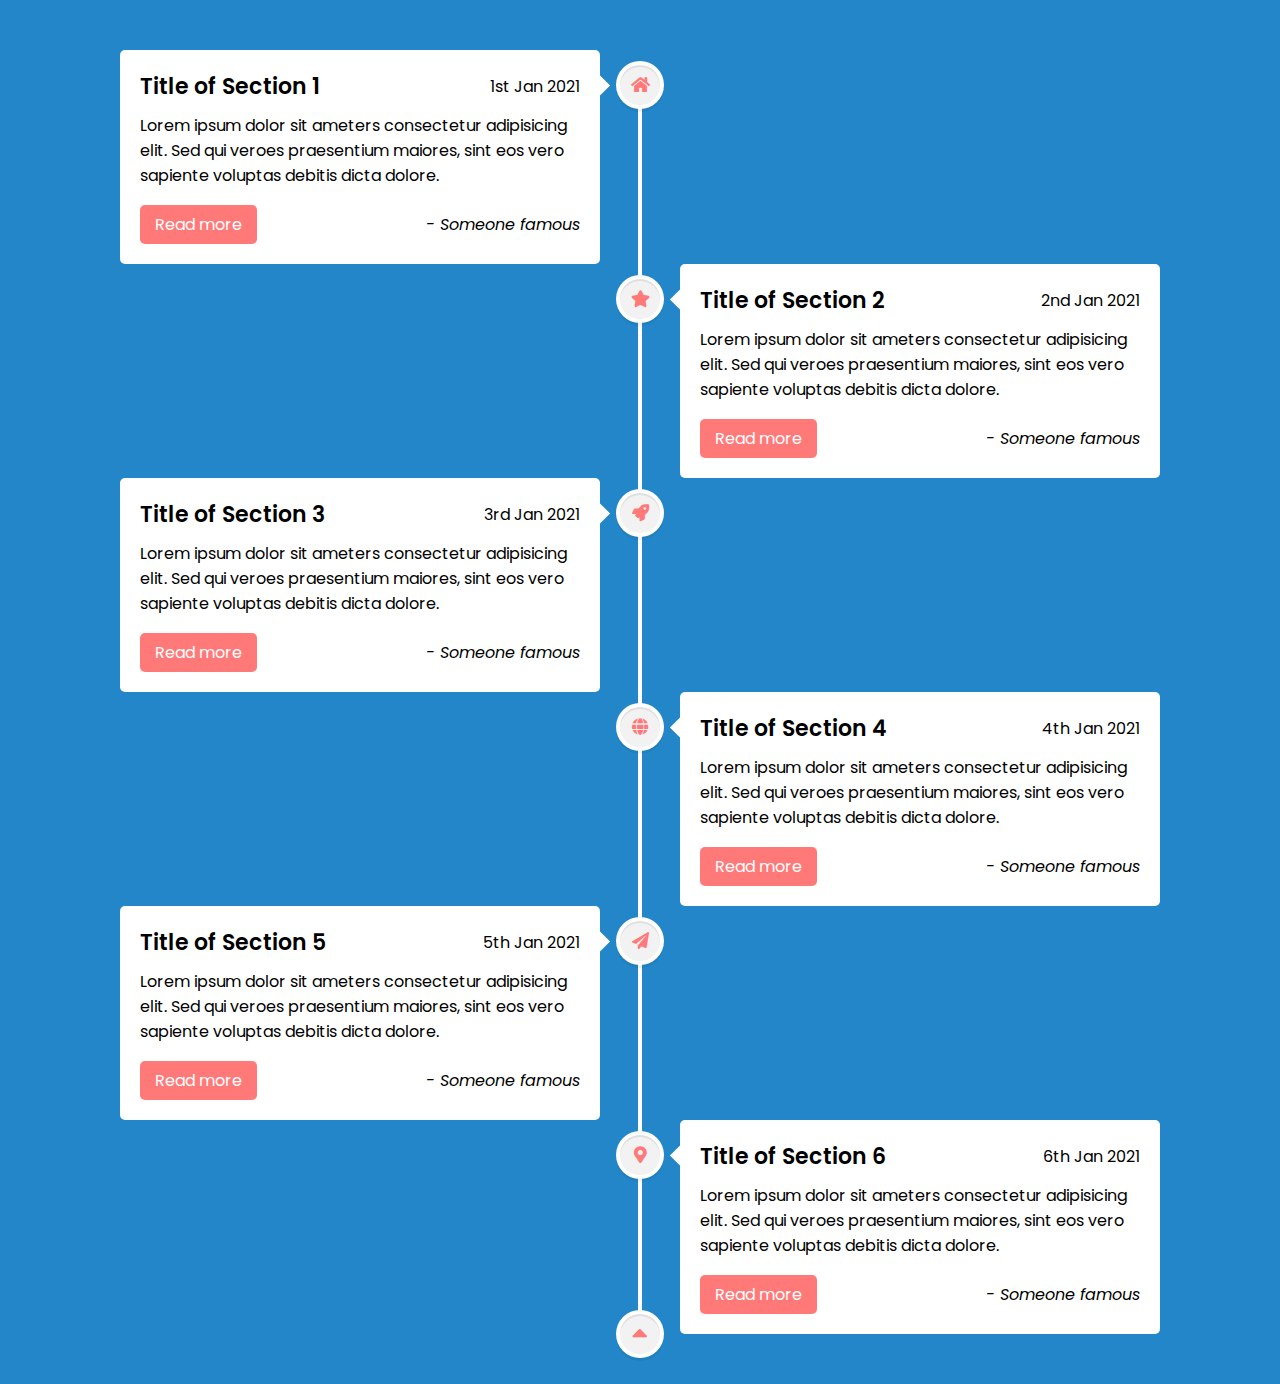
<file: dev.html>
<!DOCTYPE html>
<!-- Created By CodingNepal - www.codingnepalweb.com -->
<html lang="en">
<head>
    <meta charset="UTF-8">
    <title>Responsive Timeline Design | CodingNepal</title>
    <meta name="viewport" content="width=device-width, initial-scale=1.0">
    <link rel="stylesheet" href="https://cdnjs.cloudflare.com/ajax/libs/font-awesome/5.15.3/css/all.min.css"/>
</head>
<body>
  <div class="wrapper">
    <div class="center-line">
      <a href="#" class="scroll-icon"><i class="fas fa-caret-up"></i></a>
    </div>
    <div class="row row-1">
      <section>
        <i class="icon fas fa-home"></i>
        <div class="details">
          <span class="title">Title of Section 1</span>
          <span>1st Jan 2021</span>
        </div>
        <p>Lorem ipsum dolor sit ameters consectetur adipisicing elit. Sed qui veroes praesentium maiores, sint eos vero sapiente voluptas debitis dicta dolore.</p>
        <div class="bottom">
          <a href="#">Read more</a>
          <i>- Someone famous</i>
        </div>
      </section>
    </div>
    <div class="row row-2">
      <section>
        <i class="icon fas fa-star"></i>
        <div class="details">
          <span class="title">Title of Section 2</span>
          <span>2nd Jan 2021</span>
        </div>
        <p>Lorem ipsum dolor sit ameters consectetur adipisicing elit. Sed qui veroes praesentium maiores, sint eos vero sapiente voluptas debitis dicta dolore.</p>
        <div class="bottom">
          <a href="#">Read more</a>
          <i>- Someone famous</i>
        </div>
      </section>
    </div>
    <div class="row row-1">
      <section>
        <i class="icon fas fa-rocket"></i>
        <div class="details">
          <span class="title">Title of Section 3</span>
          <span>3rd Jan 2021</span>
        </div>
        <p>Lorem ipsum dolor sit ameters consectetur adipisicing elit. Sed qui veroes praesentium maiores, sint eos vero sapiente voluptas debitis dicta dolore.</p>
        <div class="bottom">
          <a href="#">Read more</a>
          <i>- Someone famous</i>
        </div>
      </section>
    </div>
    <div class="row row-2">
      <section>
        <i class="icon fas fa-globe"></i>
        <div class="details">
          <span class="title">Title of Section 4</span>
          <span>4th Jan 2021</span>
        </div>
        <p>Lorem ipsum dolor sit ameters consectetur adipisicing elit. Sed qui veroes praesentium maiores, sint eos vero sapiente voluptas debitis dicta dolore.</p>
        <div class="bottom">
          <a href="#">Read more</a>
          <i>- Someone famous</i>
        </div>
      </section>
    </div>
    <div class="row row-1">
      <section>
        <i class="icon fas fa-paper-plane"></i>
        <div class="details">
          <span class="title">Title of Section 5</span>
          <span>5th Jan 2021</span>
        </div>
        <p>Lorem ipsum dolor sit ameters consectetur adipisicing elit. Sed qui veroes praesentium maiores, sint eos vero sapiente voluptas debitis dicta dolore.</p>
        <div class="bottom">
          <a href="#">Read more</a>
          <i>- Someone famous</i>
        </div>
      </section>
    </div>
    <div class="row row-2">
      <section>
        <i class="icon fas fa-map-marker-alt"></i>
        <div class="details">
          <span class="title">Title of Section 6</span>
          <span>6th Jan 2021</span>
        </div>
        <p>Lorem ipsum dolor sit ameters consectetur adipisicing elit. Sed qui veroes praesentium maiores, sint eos vero sapiente voluptas debitis dicta dolore.</p>
        <div class="bottom">
          <a href="#">Read more</a>
          <i>- Someone famous</i>
        </div>
      </section>
    </div>
  </div>


  <style>
@import url('https://fonts.googleapis.com/css2?family=Poppins:wght@200;300;400;500;600;700&display=swap');
*{
  margin: 0;
  padding: 0;
  box-sizing: border-box;
  font-family: "Poppins", sans-serif;
}
html{
  scroll-behavior: smooth;
}
body{
  background:#2386c8 ;
}
::selection{
  color: #fff;
  background: #ff7979;
}
.wrapper{
  max-width: 1080px;
  margin: 50px auto;
  padding: 0 20px;
  position: relative;
}
.wrapper .center-line{
  position: absolute;
  height: 100%;
  width: 4px;
  background: #fff;
  left: 50%;
  top: 20px;
  transform: translateX(-50%);
}
.wrapper .row{
  display: flex;
}
.wrapper .row-1{
  justify-content: flex-start;
}
.wrapper .row-2{
  justify-content: flex-end;
}
.wrapper .row section{
  background: #fff;
  border-radius: 5px;
  width: calc(50% - 40px);
  padding: 20px;
  position: relative;
}
.wrapper .row section::before{
  position: absolute;
  content: "";
  height: 15px;
  width: 15px;
  background: #fff;
  top: 28px;
  z-index: -1;
  transform: rotate(45deg);
}
.row-1 section::before{
  right: -7px;
}
.row-2 section::before{
  left: -7px;
}
.row section .icon,
.center-line .scroll-icon{
  position: absolute;
  background: #f2f2f2;
  height: 40px;
  width: 40px;
  text-align: center;
  line-height: 40px;
  border-radius: 50%;
  color: #ff7979;
  font-size: 17px;
  box-shadow: 0 0 0 4px #fff, inset 0 2px 0 rgba(0,0,0,0.08), 0 3px 0 4px rgba(0,0,0,0.05);
}
.center-line .scroll-icon{
  bottom: 0px;
  left: 50%;
  font-size: 25px;
  transform: translateX(-50%);
}
.row-1 section .icon{
  top: 15px;
  right: -60px;
}
.row-2 section .icon{
  top: 15px;
  left: -60px;
}
.row section .details,
.row section .bottom{
  display: flex;
  align-items: center;
  justify-content: space-between;
}
.row section .details .title{
  font-size: 22px;
  font-weight: 600;
}
.row section p{
  margin: 10px 0 17px 0;
}
.row section .bottom a{
  text-decoration: none;
  background: #ff7979;
  color: #fff;
  padding: 7px 15px;
  border-radius: 5px;
  /* font-size: 17px; */
  font-weight: 400;
  transition: all 0.3s ease;
}
.row section .bottom a:hover{
  transform: scale(0.97);
}
@media(max-width: 790px){
  .wrapper .center-line{
    left: 40px;
  }
  .wrapper .row{
    margin: 30px 0 3px 60px;
  }
  .wrapper .row section{
    width: 100%;
  }
  .row-1 section::before{
    left: -7px;
  }
  .row-1 section .icon{
    left: -60px;
  }
}
@media(max-width: 440px){
  .wrapper .center-line,
  .row section::before,
  .row section .icon{
    display: none;
  }
  .wrapper .row{
    margin: 10px 0;
  }
}

  </style>
</body>
</html>
</file>
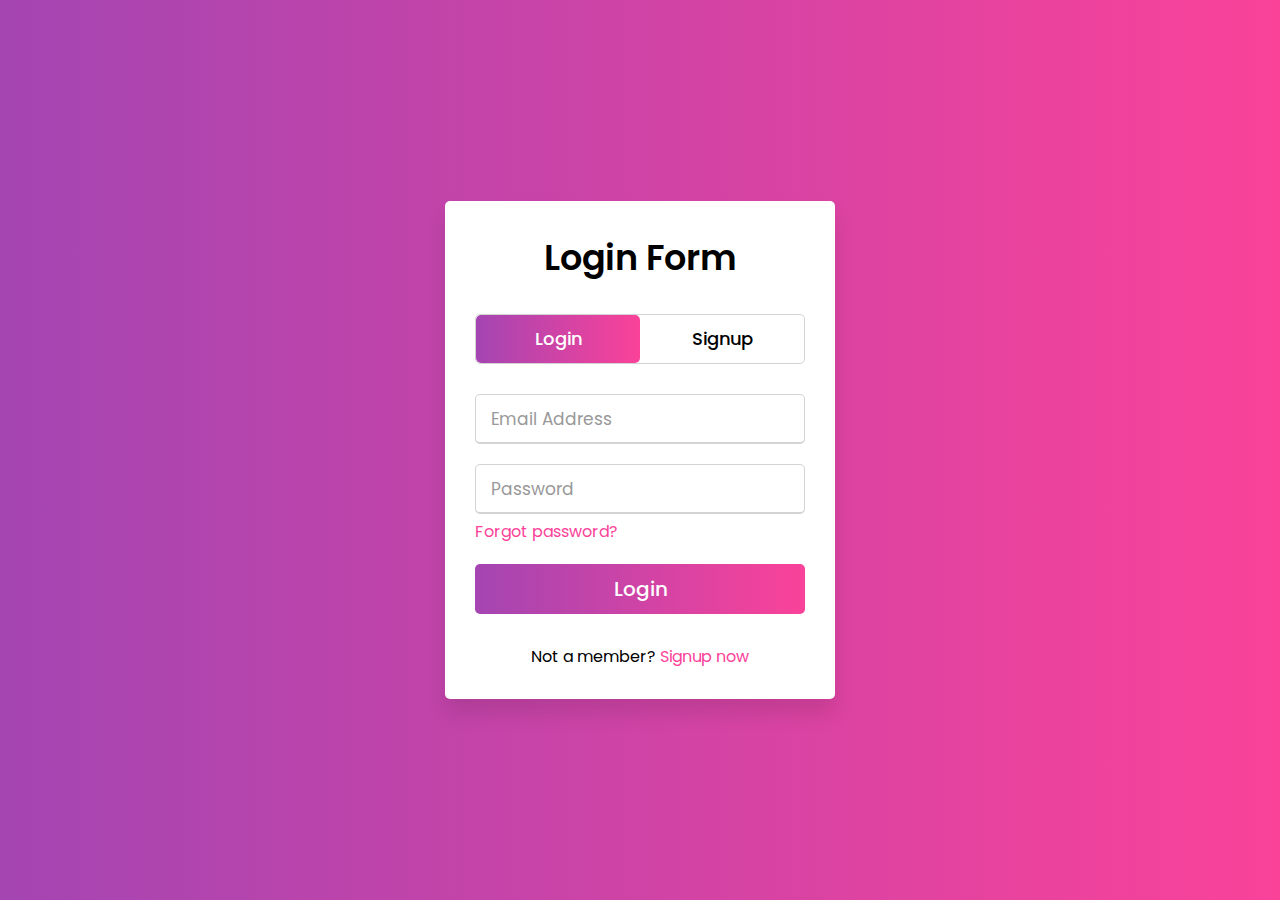
<file: login.html>
<!DOCTYPE html>
<!-- Created By CodingNepal -->
<html lang="en" dir="ltr">
   <head>
      <meta charset="utf-8">
      <title>Login and Registration Form in HTML | CodingNepal</title>
      <meta name="viewport" content="width=device-width, initial-scale=1.0">
   </head>
   <body>
      <div class="wrapper">
         <div class="title-text">
            <div class="title login">
               Login Form
            </div>
            <div class="title signup">
               Signup Form
            </div>
         </div>
         <div class="form-container">
            <div class="slide-controls">
               <input type="radio" name="slide" id="login" checked>
               <input type="radio" name="slide" id="signup">
               <label for="login" class="slide login">Login</label>
               <label for="signup" class="slide signup">Signup</label>
               <div class="slider-tab"></div>
            </div>
            <div class="form-inner">
               <form action="#" class="login">
                  <div class="field">
                     <input type="text" placeholder="Email Address" required>
                  </div>
                  <div class="field">
                     <input type="password" placeholder="Password" required>
                  </div>
                  <div class="pass-link">
                     <a href="#">Forgot password?</a>
                  </div>
                  <div class="field btn">
                     <div class="btn-layer"></div>
                     <input type="submit" value="Login">
                  </div>
                  <div class="signup-link">
                     Not a member? <a href="">Signup now</a>
                  </div>
               </form>
               <form action="#" class="signup">
                  <div class="field">
                     <input type="text" placeholder="Email Address" required>
                  </div>
                  <div class="field">
                     <input type="password" placeholder="Password" required>
                  </div>
                  <div class="field">
                     <input type="password" placeholder="Confirm password" required>
                  </div>
                  <div class="field btn">
                     <div class="btn-layer"></div>
                     <input type="submit" value="Signup">
                  </div>
               </form>
            </div>
         </div>
      </div>
      <script>
         const loginText = document.querySelector(".title-text .login");
         const loginForm = document.querySelector("form.login");
         const loginBtn = document.querySelector("label.login");
         const signupBtn = document.querySelector("label.signup");
         const signupLink = document.querySelector("form .signup-link a");
         signupBtn.onclick = (()=>{
           loginForm.style.marginLeft = "-50%";
           loginText.style.marginLeft = "-50%";
         });
         loginBtn.onclick = (()=>{
           loginForm.style.marginLeft = "0%";
           loginText.style.marginLeft = "0%";
         });
         signupLink.onclick = (()=>{
           signupBtn.click();
           return false;
         });
      </script>
      <style>

@import url('https://fonts.googleapis.com/css?family=Poppins:400,500,600,700&display=swap');
*{
  margin: 0;
  padding: 0;
  box-sizing: border-box;
  font-family: 'Poppins', sans-serif;
}
html,body{
  display: grid;
  height: 100%;
  width: 100%;
  place-items: center;
  background: -webkit-linear-gradient(left, #a445b2, #fa4299);
}
::selection{
  background: #fa4299;
  color: #fff;
}
.wrapper{
  overflow: hidden;
  max-width: 390px;
  background: #fff;
  padding: 30px;
  border-radius: 5px;
  box-shadow: 0px 15px 20px rgba(0,0,0,0.1);
}
.wrapper .title-text{
  display: flex;
  width: 200%;
}
.wrapper .title{
  width: 50%;
  font-size: 35px;
  font-weight: 600;
  text-align: center;
  transition: all 0.6s cubic-bezier(0.68,-0.55,0.265,1.55);
}
.wrapper .slide-controls{
  position: relative;
  display: flex;
  height: 50px;
  width: 100%;
  overflow: hidden;
  margin: 30px 0 10px 0;
  justify-content: space-between;
  border: 1px solid lightgrey;
  border-radius: 5px;
}
.slide-controls .slide{
  height: 100%;
  width: 100%;
  color: #fff;
  font-size: 18px;
  font-weight: 500;
  text-align: center;
  line-height: 48px;
  cursor: pointer;
  z-index: 1;
  transition: all 0.6s ease;
}
.slide-controls label.signup{
  color: #000;
}
.slide-controls .slider-tab{
  position: absolute;
  height: 100%;
  width: 50%;
  left: 0;
  z-index: 0;
  border-radius: 5px;
  background: -webkit-linear-gradient(left, #a445b2, #fa4299);
  transition: all 0.6s cubic-bezier(0.68,-0.55,0.265,1.55);
}
input[type="radio"]{
  display: none;
}
#signup:checked ~ .slider-tab{
  left: 50%;
}
#signup:checked ~ label.signup{
  color: #fff;
  cursor: default;
  user-select: none;
}
#signup:checked ~ label.login{
  color: #000;
}
#login:checked ~ label.signup{
  color: #000;
}
#login:checked ~ label.login{
  cursor: default;
  user-select: none;
}
.wrapper .form-container{
  width: 100%;
  overflow: hidden;
}
.form-container .form-inner{
  display: flex;
  width: 200%;
}
.form-container .form-inner form{
  width: 50%;
  transition: all 0.6s cubic-bezier(0.68,-0.55,0.265,1.55);
}
.form-inner form .field{
  height: 50px;
  width: 100%;
  margin-top: 20px;
}
.form-inner form .field input{
  height: 100%;
  width: 100%;
  outline: none;
  padding-left: 15px;
  border-radius: 5px;
  border: 1px solid lightgrey;
  border-bottom-width: 2px;
  font-size: 17px;
  transition: all 0.3s ease;
}
.form-inner form .field input:focus{
  border-color: #fc83bb;
  /* box-shadow: inset 0 0 3px #fb6aae; */
}
.form-inner form .field input::placeholder{
  color: #999;
  transition: all 0.3s ease;
}
form .field input:focus::placeholder{
  color: #b3b3b3;
}
.form-inner form .pass-link{
  margin-top: 5px;
}
.form-inner form .signup-link{
  text-align: center;
  margin-top: 30px;
}
.form-inner form .pass-link a,
.form-inner form .signup-link a{
  color: #fa4299;
  text-decoration: none;
}
.form-inner form .pass-link a:hover,
.form-inner form .signup-link a:hover{
  text-decoration: underline;
}
form .btn{
  height: 50px;
  width: 100%;
  border-radius: 5px;
  position: relative;
  overflow: hidden;
}
form .btn .btn-layer{
  height: 100%;
  width: 300%;
  position: absolute;
  left: -100%;
  background: -webkit-linear-gradient(right, #a445b2, #fa4299, #a445b2, #fa4299);
  border-radius: 5px;
  transition: all 0.4s ease;;
}
form .btn:hover .btn-layer{
  left: 0;
}
form .btn input[type="submit"]{
  height: 100%;
  width: 100%;
  z-index: 1;
  position: relative;
  background: none;
  border: none;
  color: #fff;
  padding-left: 0;
  border-radius: 5px;
  font-size: 20px;
  font-weight: 500;
  cursor: pointer;
}

      </style>
   </body>
</html>
</file>
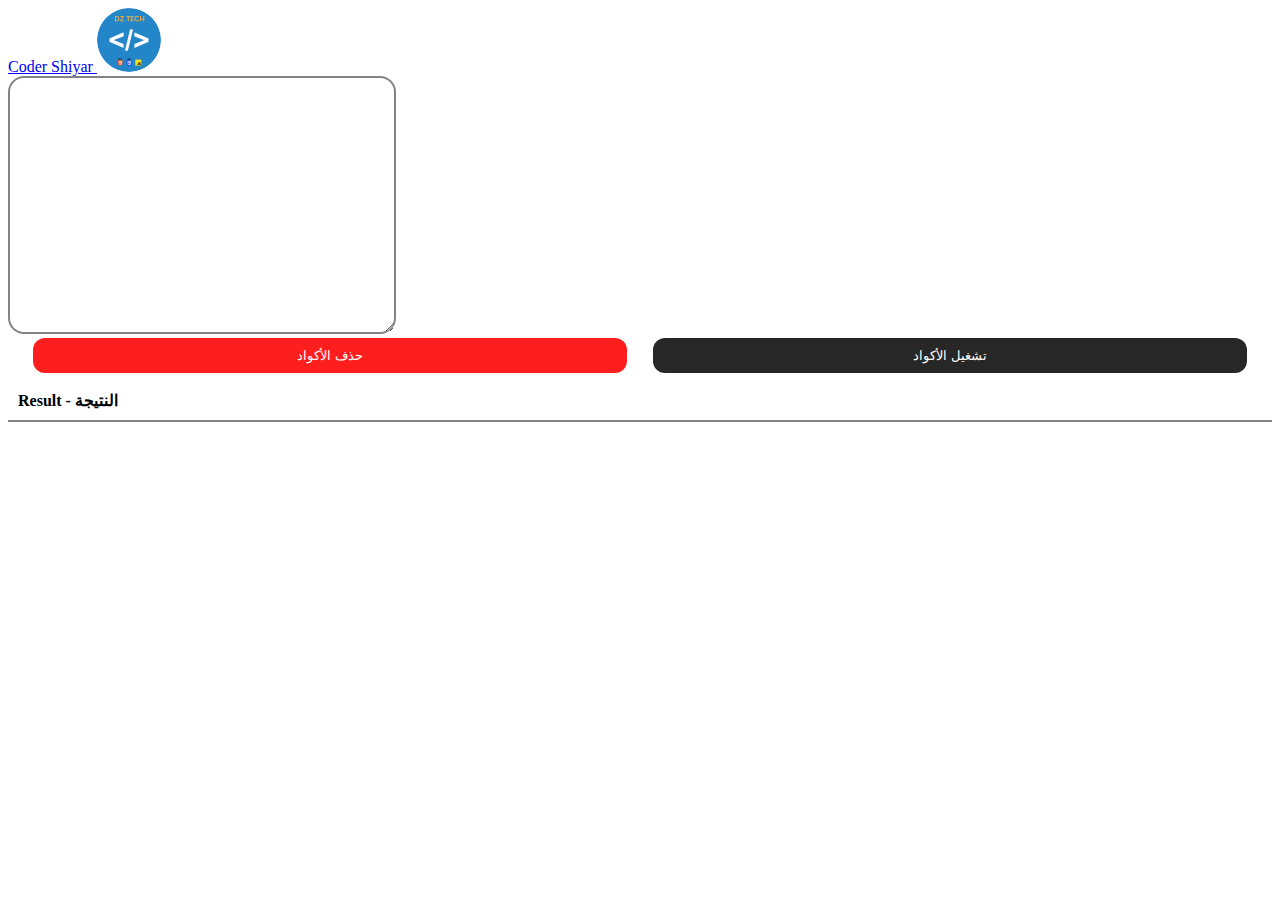
<file: test.html>
<!DOCTYPE html>
<html>


<head>
  <meta charset="UTF-8">
  <meta name="viewport" content="width=device-width, initial-scale=1.0">
  <title>Coder Shiyar - Editor </title>
  <link rel="stylesheet" href="https://stackpath.bootstrapcdn.com/bootstrap/4.5.0/css/bootstrap.min.css"
    integrity="sha384-9aIt2nRpC12Uk9gS9baDl411NQApFmC26EwAOH8WgZl5MYYxFfc+NcPb1dKGj7Sk" crossorigin="anonymous">

</head>

<body>
  <!-- Image and text -->
  <nav class="navbar navbar-light bg-light">
    <a class="navbar-brand" href="#">
      Coder Shiyar
    </a>

    <img src="logo.png" />

  </nav>

  <main>
    <textarea id="codes">
     <html> 
         <head></head>
         <body></body>
     </html>
    </textarea>

    

    <div id="buttons">
      <button id="remove"> حذف الأكواد</button>
      <button id="play"> تشغيل الأكواد </button>
    </div>
    <div>
      <p id="title-result">Result - النتيجة</p>
    </div>

  </main>

  <div id="result"></div>


  <script>


    let codes = document.getElementById("codes");
    let play = document.getElementById("play");
    let remove = document.getElementById("remove");
    let result = document.getElementById("result");

    play.onclick = () => {
      result.innerHTML = codes.value;
      localStorage.setItem("RESULT", codes.value);
    };
    remove.onclick = () => {
      result.innerHTML = "";

    }

    onload = () => {
      codes.value = localStorage.getItem("RESULT");
      result.innerHTML = codes.value;
    }
  
  </script>

  <style>
    nav img {
      max-width: 64px;
      max-height: 64px;
      object-fit: scale-down;
      border-radius: 50%;
    }

    #codes {
      width: 380px;
      min-height: 250px;
      border-radius: 16px;
      border: 2px solid rgb(131, 131, 131);
    }
    #codes {
      width: 380px;
      min-height: 250px;
      border-radius: 16px;
      border: 2px solid rgb(131, 131, 131);
    }

    #buttons {
      display: flex;
      justify-content: space-evenly;
    }

    #buttons button {
      width: 47%;
      border-radius: 12px;
      border: 0px;
      padding: 10px;
    }

    #remove {
      background-color: rgb(255, 30, 30);
      color: white;
    }

    #play {
      background-color: rgb(39, 39, 39);
      color: white;
    }

    #title-result {
      padding: 10px;
      border-bottom: 2px solid rgb(131, 131, 131);
      margin: 8px 0px;
      font-weight: bold;
    }

    #result {
      max-width: 100% !important;
    }
  </style>
</body>

</html>
</file>
